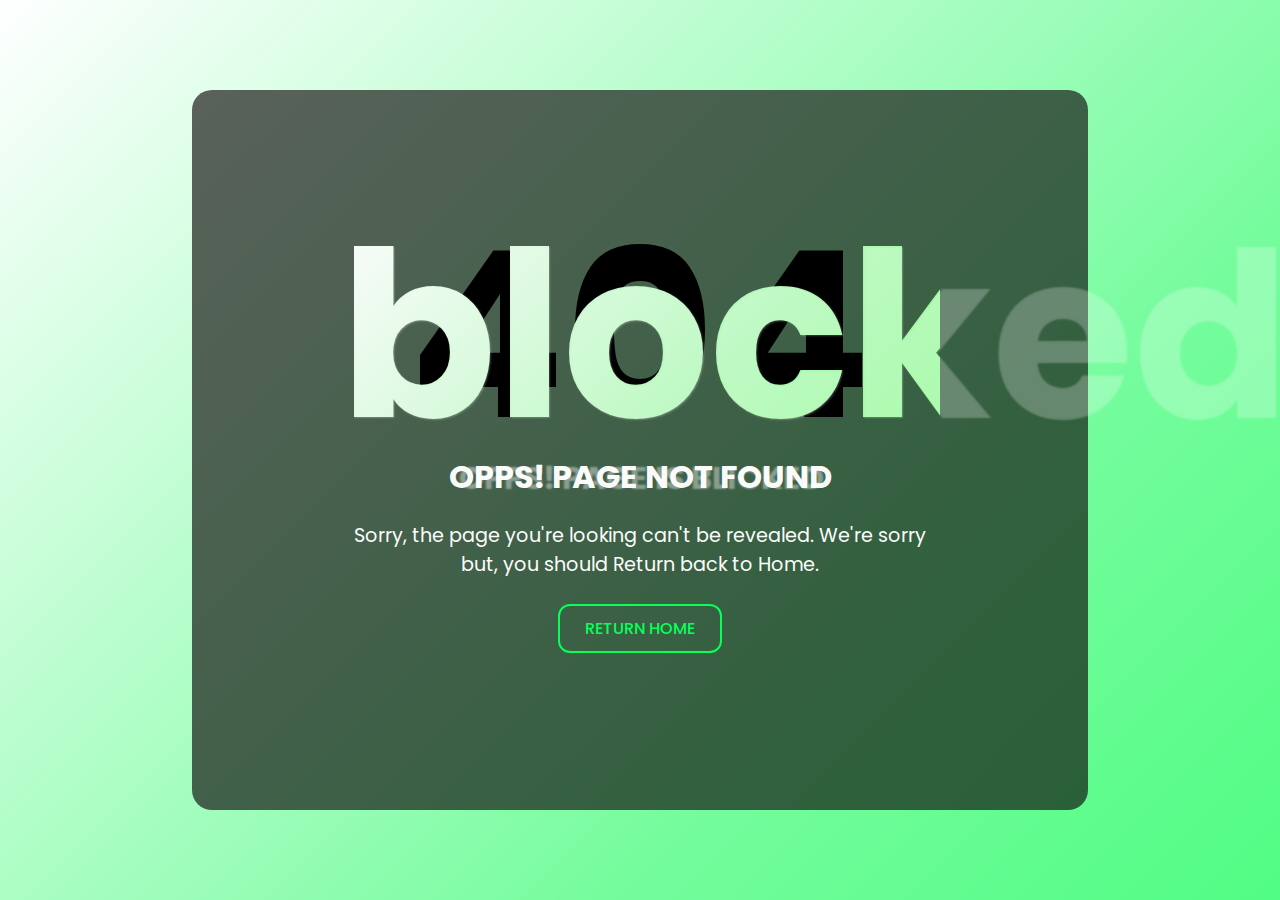
<file: blocked.html>
<html lang="en">
   <head>
      <meta charset="utf-8">
      <title>404 Error</title>
      <link rel="stylesheet" href="error.css">
      <link rel="shortcut icon" href="favicon.ico" type="image/x-icon">  

   </head>
   <body>
      <div id="error-page">
         <div class="content">
            <h2 class="header" data-text="blocked">
               404
            </h2>
            <h4 data-text="Opps! Page is Blicked">
               Opps! Page not found
            </h4>
            <p>
               Sorry, the page you're looking can't be revealed. We're sorry but, you should Return back to Home.
            </p>
            <div class="btns">
               <a href="index.html">return home</a>
            </div>
         </div>
      </div>
   </body>
</html>
</file>
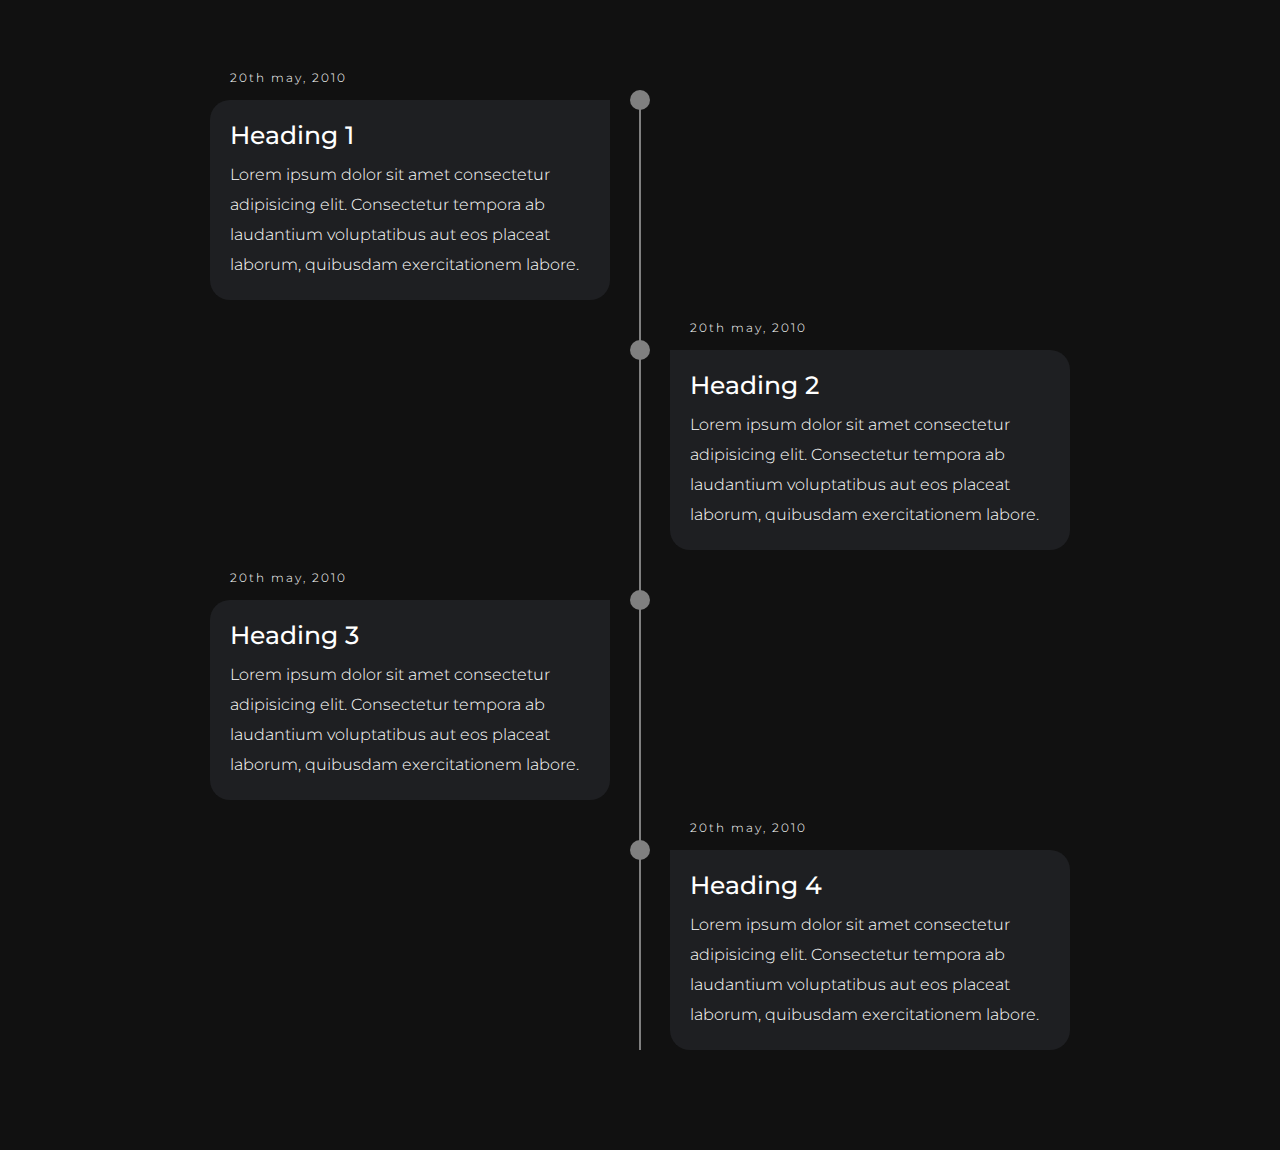
<file: events/upcoming.html>
<!DOCTYPE html>
<html lang="en">
<head>
    <title>ken10x | IOX</title>
    <meta charset="UTF-8">
    <meta name="viewport" content="width=device-width, initial-scale=1.0">
    <link rel="stylesheet" href="event.css">
</head>

<div class="container">
  <div class="timeline">
    <ul>
      <li>
        <div class="timeline-content">
          <h3 class="date">20th may, 2010</h3>
          <h1>Heading 1</h1>
          <p>Lorem ipsum dolor sit amet consectetur adipisicing elit. Consectetur tempora ab laudantium voluptatibus aut eos placeat laborum, quibusdam exercitationem labore.</p>
        </div>
      </li>
      <li>
        <div class="timeline-content">
          <h3 class="date">20th may, 2010</h3>
          <h1>Heading 2</h1>
          <p>Lorem ipsum dolor sit amet consectetur adipisicing elit. Consectetur tempora ab laudantium voluptatibus aut eos placeat laborum, quibusdam exercitationem labore.</p>
        </div>
      </li>
      <li>
        <div class="timeline-content">
          <h3 class="date">20th may, 2010</h3>
          <h1>Heading 3</h1>
          <p>Lorem ipsum dolor sit amet consectetur adipisicing elit. Consectetur tempora ab laudantium voluptatibus aut eos placeat laborum, quibusdam exercitationem labore.</p>
        </div>
      </li>
      <li>
        <div class="timeline-content">
          <h3 class="date">20th may, 2010</h3>
          <h1>Heading 4</h1>
          <p>Lorem ipsum dolor sit amet consectetur adipisicing elit. Consectetur tempora ab laudantium voluptatibus aut eos placeat laborum, quibusdam exercitationem labore.</p>
        </div>
      </li>
    </ul>
  </div>
</div>
</file>
<file: error.css>
@import url('https://fonts.googleapis.com/css?family=Poppins:400,500,600,700&display=swap');
*{
  margin: 0;
  padding: 0;
  outline: none;
  box-sizing: border-box;
  font-family: 'Poppins', sans-serif;
}
body{
  height: 100vh;
  background: -webkit-repeating-linear-gradient(-45deg, #feffff, #75fc9d, #24fd65, #04fd81, #0bfd03);
  background-size: 400%;
}
#error-page{
  position: absolute;
  top: 10%;
  left: 15%;
  right: 15%;
  bottom: 10%;
  display: flex;
  align-items: center;
  justify-content: center;
  background: rgba(12, 10, 10, 0.644);
  border-radius: 20px;
}
#error-page .content{
  max-width: 600px;
  text-align: center;
}
.content h2.header{
  font-size: 18vw;
  line-height: 1em;
  position: relative;
}
.content h2.header:after{
  position: absolute;
  content: attr(data-text);
  top: 0;
  left: 0;
  right: 0;
  background: -webkit-repeating-linear-gradient(-45deg, #fafbfc, #a9f7b0, #7bfd77, #35fc71, #33fc4e, #04fc4e);
  background-size: 400%;
  -webkit-background-clip: text;
  -webkit-text-fill-color: transparent;
  text-shadow: 1px 1px 2px rgba(255,255,255,0.25);
  animation: animate 10s ease-in-out infinite;
}
@keyframes animate {
  0%{
    background-position: 0 0;
  }
  25%{
    background-position: 100% 0;
  }
  50%{
    background-position: 100% 100%;
  }
  75%{
    background-position: 0% 100%;
  }
  100%{
    background-position: 0% 0%;
  }
}
.content h4{
  font-size: 1.5em;
  margin-bottom: 20px;
  text-transform: uppercase;
  color: rgb(250, 250, 250);
  font-size: 2em;
  max-width: 600px;
  position: relative;
}
.content h4:after{
  position: absolute;
  content: attr(data-text);
  top: 0;
  left: 0;
  right: 0;
  text-shadow: 1px 1px 2px rgba(255,255,255,0.4);
  -webkit-background-clip: text;
  -webkit-text-fill-color: transparent;
}
.content p{
  font-size: 1.2em;
  color: #fcfcfc;
}
.content .btns{
  margin: 25px 0;
  display: inline-flex;
}
.content .btns a{
  display: inline-block;
  margin: 0 10px;
  text-decoration: none;
  border: 2px solid #08ff5a;
  color: #08ff5a;
  font-weight: 500;
  padding: 10px 25px;
  border-radius: 12px;
  text-transform: uppercase;
  transition: all 0.3s ease;
}
.content .btns a:hover{
  background: #08ff5a;
  color: #fff;
}

::selection{
    color: #04fc4e;
    background-color: white;
}
</file>
<file: events/event.css>
@import url("https://fonts.googleapis.com/css2?family=Montserrat:wght@300;500&display=swap");
* {
  margin: 0;
  padding: 0;
  box-sizing: border-box;
}
html {
  font-family: "Montserrat";
}
.container {
  min-height: 100vh;
  width: 100%;
  display: flex;
  align-items: center;
  justify-content: center;
  padding: 100px 0;
  background-color: #111;
}
.timeline {
  width: 80%;
  height: auto;
  max-width: 800px;
  margin: 0 auto;
  position: relative;
}

.timeline ul {
  list-style: none;
}
.timeline ul li {
  padding: 20px;
  background-color: #1e1f22;
  color: white;
  border-radius: 10px;
  margin-bottom: 20px;
}
.timeline ul li:last-child {
  margin-bottom: 0;
}
.timeline-content h1 {
  font-weight: 500;
  font-size: 25px;
  line-height: 30px;
  margin-bottom: 10px;
}
.timeline-content p {
  font-size: 16px;
  line-height: 30px;
  font-weight: 300;
}
.timeline-content .date {
  font-size: 12px;
  font-weight: 300;
  margin-bottom: 10px;
  letter-spacing: 2px;
}
@media only screen and (min-width: 768px) {
  .timeline:before {
    content: "";
    position: absolute;
    top: 0;
    left: 50%;
    transform: translateX(-50%);
    width: 2px;
    height: 100%;
    background-color: gray;
  }
  .timeline ul li {
    width: 50%;
    position: relative;
    margin-bottom: 50px;
  }
  .timeline ul li:nth-child(odd) {
    float: left;
    clear: right;
    transform: translateX(-30px);
    border-radius: 20px 0px 20px 20px;
  }
  .timeline ul li:nth-child(even) {
    float: right;
    clear: left;
    transform: translateX(30px);
    border-radius: 0px 20px 20px 20px;
  }
  .timeline ul li::before {
    content: "";
    position: absolute;
    height: 20px;
    width: 20px;
    border-radius: 50%;
    background-color: gray;
    top: 0px;
  }
  .timeline ul li:nth-child(odd)::before {
    transform: translate(50%, -50%);
    right: -30px;
  }
  .timeline ul li:nth-child(even)::before {
    transform: translate(-50%, -50%);
    left: -30px;
  }
  .timeline-content .date {
    position: absolute;
    top: -30px;
  }
  .timeline ul li:hover::before {
    background-color: aqua;
  }
}
</file>
